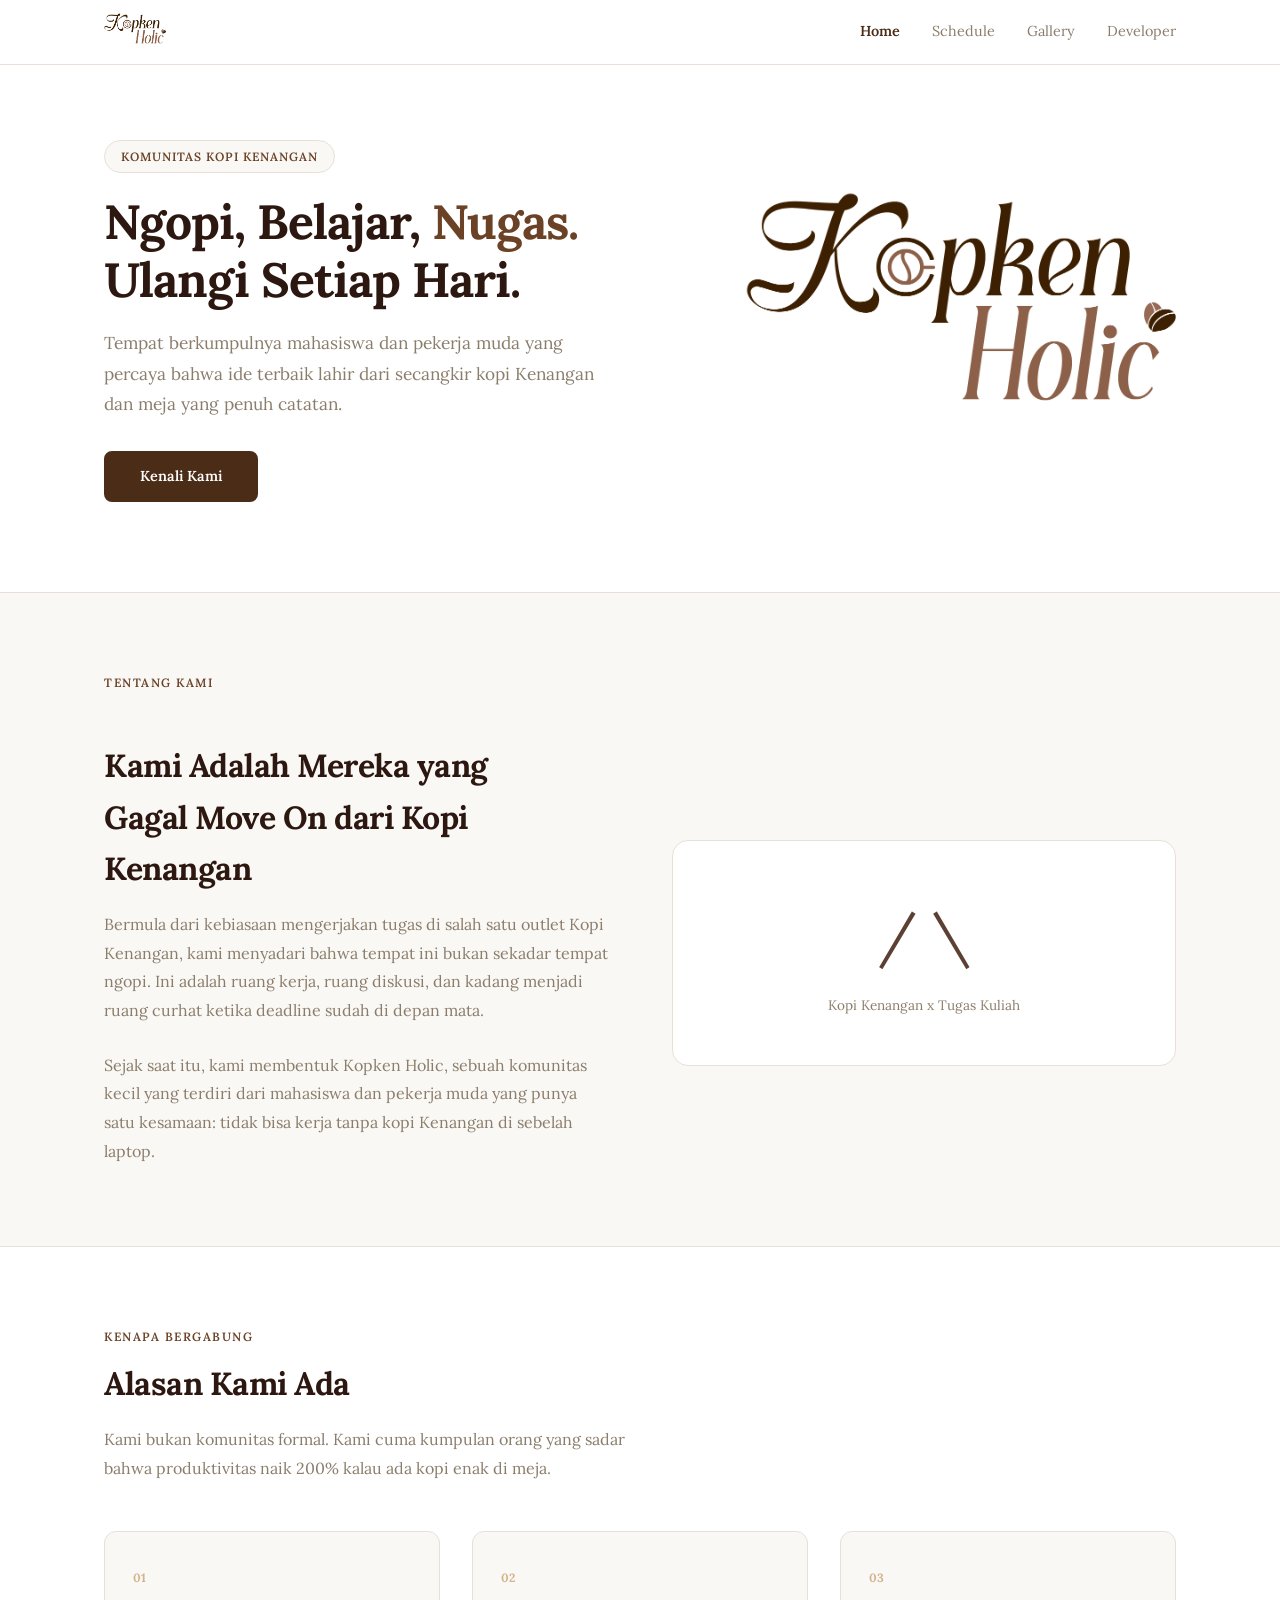
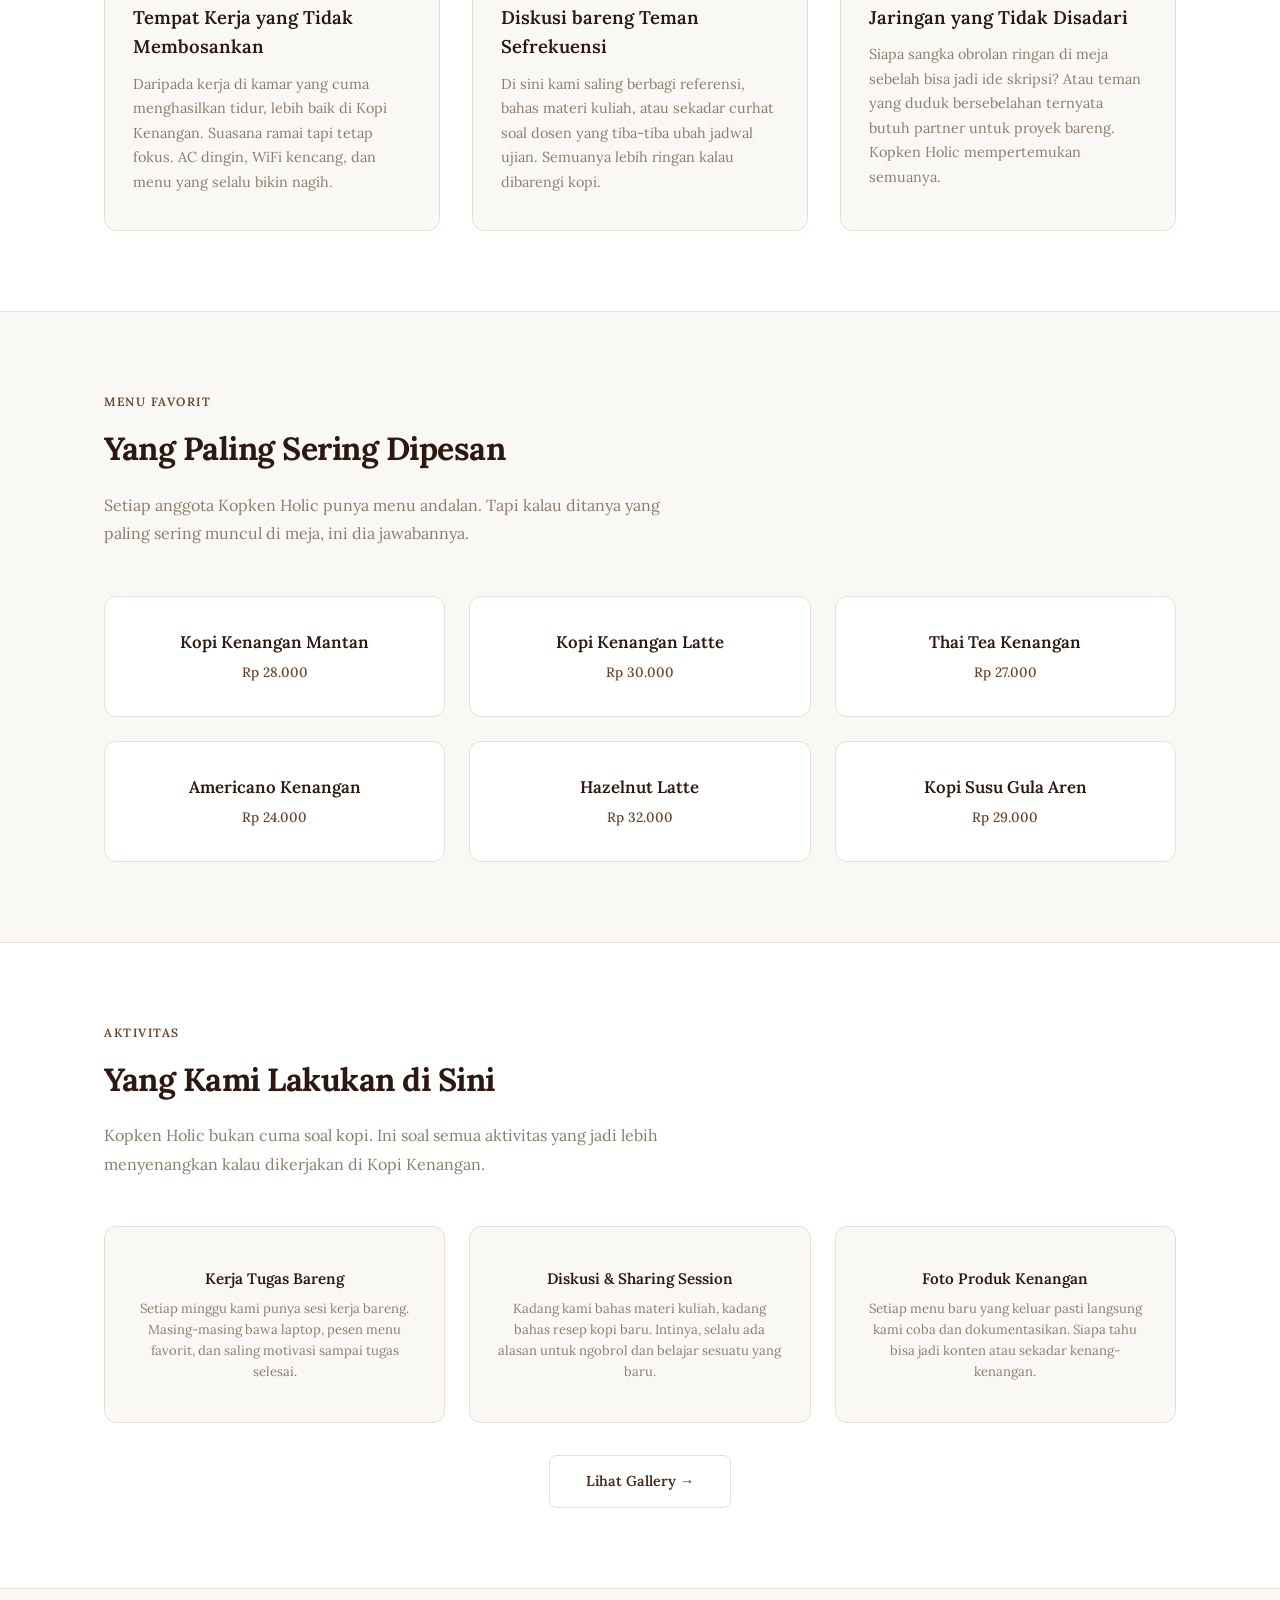
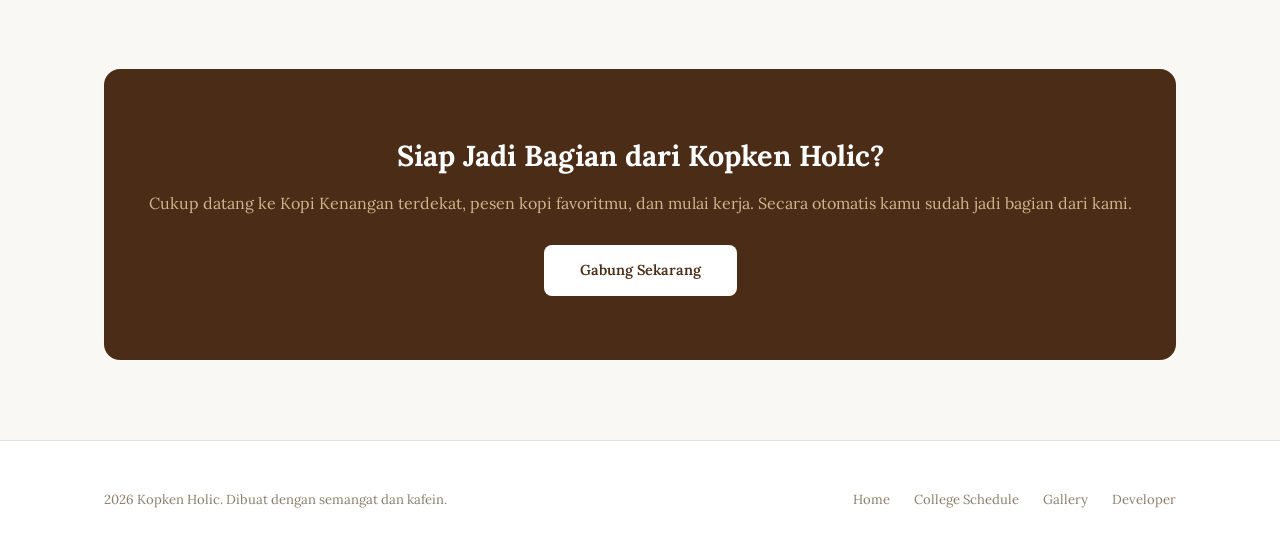
<file: index.html>
<!DOCTYPE html>
<html lang="id">

<head>
  <meta charset="UTF-8">
  <meta name="viewport" content="width=device-width, initial-scale=1.0">
  <title>Kopken Holic - Komunitas Pecandu Kopi Kenangan</title>
  <meta name="description"
    content="Kopken Holic adalah komunitas anak muda yang hobi nongkrong di Kopi Kenangan sambil belajar dan mengerjakan tugas.">
  <link rel="preconnect" href="https://fonts.googleapis.com">
  <link rel="preconnect" href="https://fonts.gstatic.com" crossorigin>
  <link href="https://fonts.googleapis.com/css2?family=Lora:wght@400;500;600;700&display=swap" rel="stylesheet">
  <link rel="stylesheet" href="css/reset.css">
  <link rel="stylesheet" href="css/style.css">
  <link rel="stylesheet" href="css/gallery.css">
</head>

<body>

  <!-- Navbar: Home + Gallery -->
  <nav class="navbar">
    <div class="container">
      <a href="index.html" class="navbar__logo">
        <img src="Logo/LogoKopkenHolic.png" alt="Kopken Holic" height="40">
      </a>
      <div class="navbar__links">
        <a href="index.html" class="is-active">Home</a>
        <a href="pages/jadwal.html">Schedule</a>
        <a href="pages/gallery.html">Gallery</a>
        <a href="pages/developer.html">Developer</a>
      </div>
      <!-- Hamburger Toggle Button -->
      <button class="navbar__hamburger" id="navToggle" aria-label="Buka Menu" aria-expanded="false">
        <span class="hamburger-line"></span>
        <span class="hamburger-line"></span>
        <span class="hamburger-line"></span>
      </button>
    </div>
  </nav>

  <!-- Fullscreen Mobile Menu Overlay -->
  <div class="mobile-menu" id="mobileMenu" aria-hidden="true">
    <div class="mobile-menu__header">
      <a href="index.html" class="mobile-menu__logo">
        <img src="Logo/LogoKopkenHolic.png" alt="Kopken Holic" height="38">
      </a>
      <button class="mobile-menu__close" id="menuCloseBtn" aria-label="Tutup Menu">
        <span>&times;</span>
      </button>
    </div>
    <div class="mobile-menu__body">
      <span class="mobile-menu__eyebrow">Navigasi Komunitas</span>
      <ul class="mobile-menu__links">
        <li class="mobile-menu__item">
          <a href="index.html" class="mobile-menu__link is-active">
            <span class="mobile-menu__link-left">
              <span class="mobile-menu__num">01</span>
              <span>Home</span>
            </span>
            <span class="mobile-menu__arrow">&rarr;</span>
          </a>
        </li>
        <li class="mobile-menu__item">
          <a href="pages/jadwal.html" class="mobile-menu__link">
            <span class="mobile-menu__link-left">
              <span class="mobile-menu__num">02</span>
              <span>Schedule</span>
            </span>
            <span class="mobile-menu__arrow">&rarr;</span>
          </a>
        </li>
        <li class="mobile-menu__item">
          <a href="pages/gallery.html" class="mobile-menu__link">
            <span class="mobile-menu__link-left">
              <span class="mobile-menu__num">03</span>
              <span>Gallery</span>
            </span>
            <span class="mobile-menu__arrow">&rarr;</span>
          </a>
        </li>
        <li class="mobile-menu__item">
          <a href="pages/developer.html" class="mobile-menu__link">
            <span class="mobile-menu__link-left">
              <span class="mobile-menu__num">04</span>
              <span>Developer</span>
            </span>
            <span class="mobile-menu__arrow">&rarr;</span>
          </a>
        </li>
      </ul>
    </div>
    <div class="mobile-menu__footer">
      <p class="mobile-menu__quote">&ldquo;Ngopi, Belajar, Nugas. Ulangi Setiap Hari.&rdquo;</p>
      <span class="mobile-menu__copyright">&copy; 2026 Kopken Holic. All rights reserved.</span>
    </div>
  </div>

  <!-- Hero -->
  <section class="hero">
    <div class="container hero__container">
      <div class="hero__content">
        <div class="hero__badge">Komunitas Kopi Kenangan</div>
        <h1 class="hero__title">Ngopi, Belajar, <em>Nugas.</em><br>Ulangi Setiap Hari.</h1>
        <p class="hero__subtitle">
          Tempat berkumpulnya mahasiswa dan pekerja muda yang percaya bahwa ide terbaik lahir dari secangkir kopi
          Kenangan
          dan meja yang penuh catatan.
        </p>
        <div class="hero__actions">
          <a href="#tentang" class="hero__cta">Kenali Kami</a>
        </div>
      </div>
      <div class="hero__visual">
        <img src="Logo/LogoKopkenHolic.png" alt="Kopken Holic" class="hero__logo">
      </div>
    </div>
  </section>

  <!-- Tentang -->
  <section class="tentang" id="tentang">
    <div class="container">
      <div class="section-label">Tentang Kami</div>
      <div class="tentang__grid">
        <div>
          <h2 class="section-title">Kami Adalah Mereka yang<br>Gagal Move On dari Kopi Kenangan</h2>
          <p class="section-desc">
            Bermula dari kebiasaan mengerjakan tugas di salah satu outlet Kopi Kenangan, kami menyadari bahwa tempat
            ini
            bukan sekadar tempat ngopi. Ini adalah ruang kerja, ruang diskusi, dan kadang menjadi ruang curhat ketika
            deadline sudah di depan mata.
          </p>
          <br>
          <p class="section-desc">
            Sejak saat itu, kami membentuk Kopken Holic, sebuah komunitas kecil yang terdiri dari mahasiswa dan
            pekerja
            muda yang punya satu kesamaan: tidak bisa kerja tanpa kopi Kenangan di sebelah laptop.
          </p>
        </div>
        <div class="tentang__visual">
          <div class="tentang__icon">/ \</div>
          <div class="tentang__visual-text">Kopi Kenangan x Tugas Kuliah</div>
        </div>
      </div>
    </div>
  </section>

  <!-- Alasan Bergabung -->
  <section class="alasan" id="alasan">
    <div class="container">
      <div class="section-label">Kenapa Bergabung</div>
      <h2 class="section-title">Alasan Kami Ada</h2>
      <p class="section-desc">Kami bukan komunitas formal. Kami cuma kumpulan orang yang sadar bahwa produktivitas
        naik
        200% kalau ada kopi enak di meja.</p>
      <div class="alasan__grid">
        <div class="alasan__card">
          <div class="alasan__card-number">01</div>
          <div class="alasan__card-title">Tempat Kerja yang Tidak Membosankan</div>
          <p class="alasan__card-desc">
            Daripada kerja di kamar yang cuma menghasilkan tidur, lebih baik di Kopi Kenangan. Suasana ramai tapi
            tetap
            fokus. AC dingin, WiFi kencang, dan menu yang selalu bikin nagih.
          </p>
        </div>
        <div class="alasan__card">
          <div class="alasan__card-number">02</div>
          <div class="alasan__card-title">Diskusi bareng Teman Sefrekuensi</div>
          <p class="alasan__card-desc">
            Di sini kami saling berbagi referensi, bahas materi kuliah, atau sekadar curhat soal dosen yang tiba-tiba
            ubah jadwal ujian. Semuanya lebih ringan kalau dibarengi kopi.
          </p>
        </div>
        <div class="alasan__card">
          <div class="alasan__card-number">03</div>
          <div class="alasan__card-title">Jaringan yang Tidak Disadari</div>
          <p class="alasan__card-desc">
            Siapa sangka obrolan ringan di meja sebelah bisa jadi ide skripsi? Atau teman yang duduk bersebelahan
            ternyata butuh partner untuk proyek bareng. Kopken Holic mempertemukan semuanya.
          </p>
        </div>
      </div>
    </div>
  </section>

  <!-- Menu Favorit -->
  <section class="menu" id="menu">
    <div class="container">
      <div class="section-label">Menu Favorit</div>
      <h2 class="section-title">Yang Paling Sering Dipesan</h2>
      <p class="section-desc">Setiap anggota Kopken Holic punya menu andalan. Tapi kalau ditanya yang paling sering
        muncul di meja, ini dia jawabannya.</p>
      <div class="menu__grid">
        <div class="menu__card">
          <div class="menu__card-name">Kopi Kenangan Mantan</div>
          <div class="menu__card-price">Rp 28.000</div>
        </div>
        <div class="menu__card">
          <div class="menu__card-name">Kopi Kenangan Latte</div>
          <div class="menu__card-price">Rp 30.000</div>
        </div>
        <div class="menu__card">
          <div class="menu__card-name">Thai Tea Kenangan</div>
          <div class="menu__card-price">Rp 27.000</div>
        </div>
        <div class="menu__card">
          <div class="menu__card-name">Americano Kenangan</div>
          <div class="menu__card-price">Rp 24.000</div>
        </div>
        <div class="menu__card">
          <div class="menu__card-name">Hazelnut Latte</div>
          <div class="menu__card-price">Rp 32.000</div>
        </div>
        <div class="menu__card">
          <div class="menu__card-name">Kopi Susu Gula Aren</div>
          <div class="menu__card-price">Rp 29.000</div>
        </div>
      </div>
    </div>
  </section>

  <!-- Galeri Aktivitas -->
  <section class="galeri" id="galeri">
    <div class="container">
      <div class="section-label">Aktivitas</div>
      <h2 class="section-title">Yang Kami Lakukan di Sini</h2>
      <p class="section-desc">Kopken Holic bukan cuma soal kopi. Ini soal semua aktivitas yang jadi lebih menyenangkan
        kalau dikerjakan di Kopi Kenangan.</p>
      <div class="galeri__grid">
        <div class="galeri__item">
          <div class="galeri__item-title">Kerja Tugas Bareng</div>
          <p class="galeri__item-desc">Setiap minggu kami punya sesi kerja bareng. Masing-masing bawa laptop, pesen
            menu
            favorit, dan saling motivasi sampai tugas selesai.</p>
        </div>
        <div class="galeri__item">
          <div class="galeri__item-title">Diskusi & Sharing Session</div>
          <p class="galeri__item-desc">Kadang kami bahas materi kuliah, kadang bahas resep kopi baru. Intinya, selalu
            ada alasan untuk ngobrol dan belajar sesuatu yang baru.</p>
        </div>
        <div class="galeri__item">
          <div class="galeri__item-title">Foto Produk Kenangan</div>
          <p class="galeri__item-desc">Setiap menu baru yang keluar pasti langsung kami coba dan dokumentasikan. Siapa
            tahu bisa jadi konten atau sekadar kenang-kenangan.</p>
        </div>
      </div>
      <div class="galeri__cta">
        <a href="pages/gallery.html" class="hero__cta galeri__cta-btn">Lihat Gallery →</a>
      </div>
    </div>
  </section>

  <!-- CTA Banner -->
  <section class="cta-banner">
    <div class="container">
      <div class="cta-banner__inner">
        <h2 class="cta-banner__title">Siap Jadi Bagian dari Kopken Holic?</h2>
        <p class="cta-banner__desc">Cukup datang ke Kopi Kenangan terdekat, pesen kopi favoritmu, dan mulai kerja.
          Secara otomatis kamu sudah jadi bagian dari kami.</p>
        <a href="#" class="cta-banner__btn">Gabung Sekarang</a>
      </div>
    </div>
  </section>

  <!-- Footer -->
  <footer class="footer">
    <div class="container">
      <div class="footer__inner">
        <div class="footer__text">2026 Kopken Holic. Dibuat dengan semangat dan kafein.</div>
        <div class="footer__links">
          <a href="index.html">Home</a>
          <a href="pages/jadwal.html">College Schedule</a>
          <a href="pages/gallery.html">Gallery</a>
          <a href="pages/developer.html">Developer</a>
        </div>
      </div>
    </div>
  </footer>

  <script src="js/navbar.js"></script>
</body>

</html>
</file>
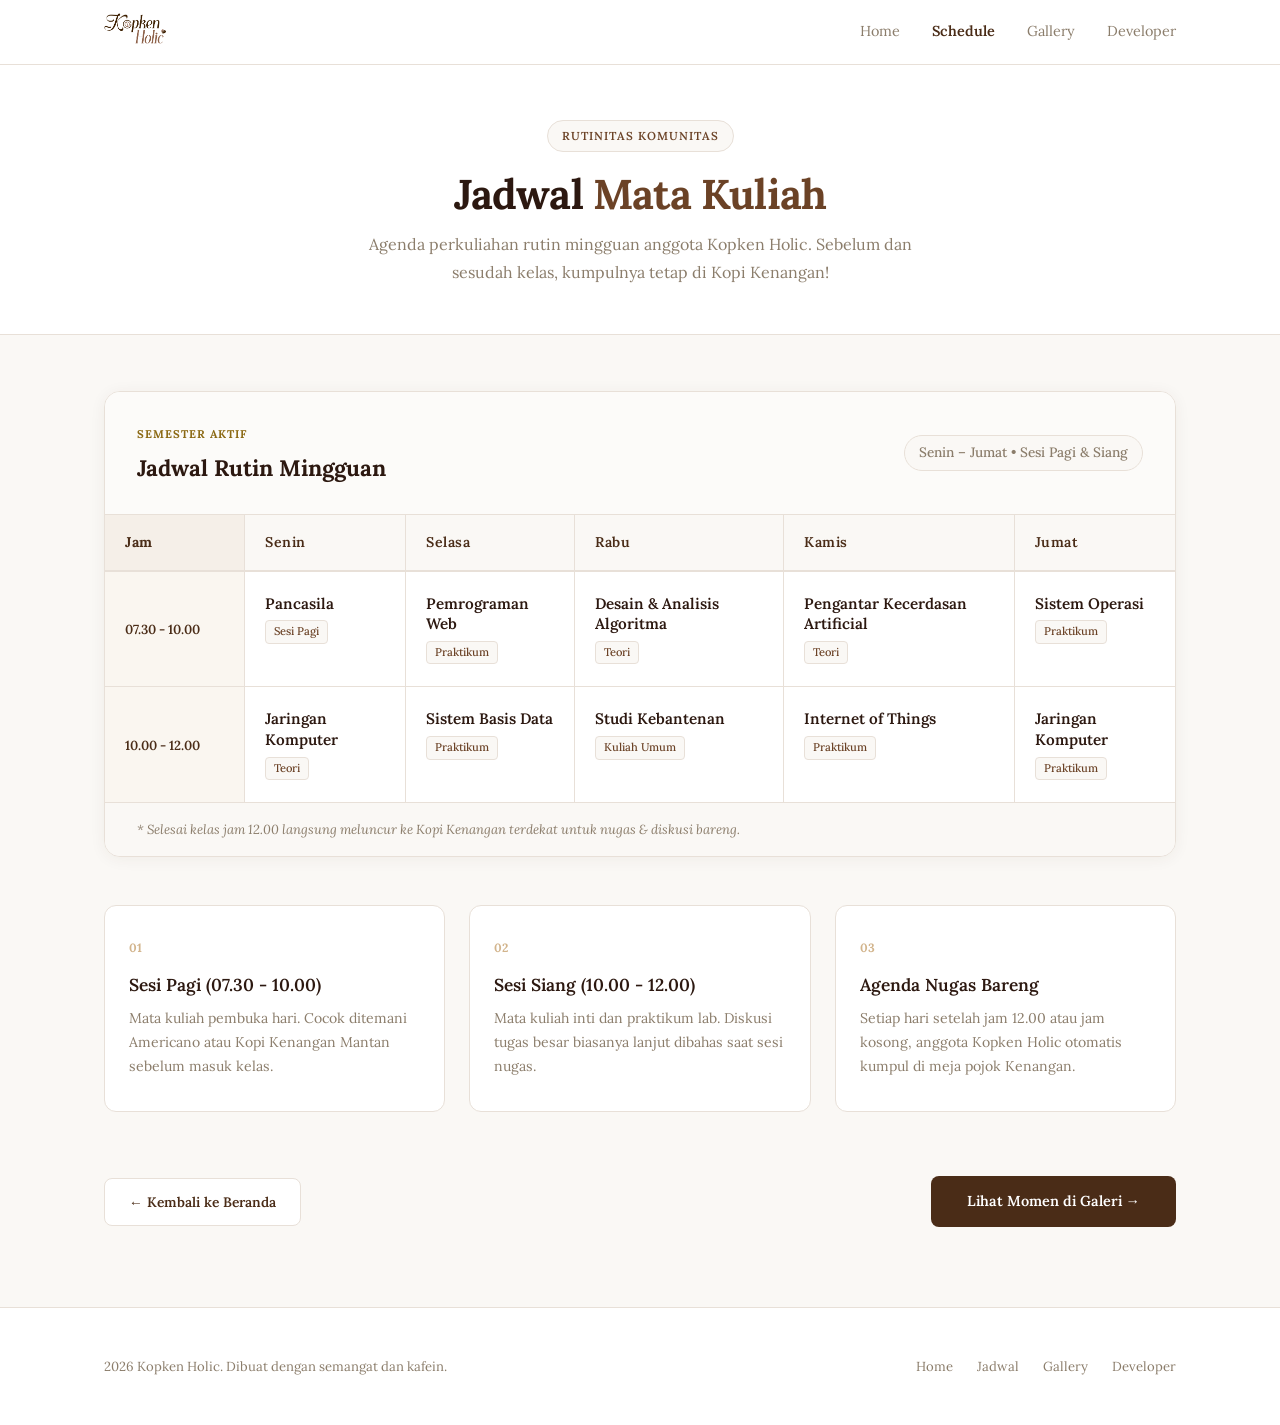
<file: pages/jadwal.html>
<!DOCTYPE html>
<html lang="id">

<head>
  <meta charset="UTF-8">
  <meta name="viewport" content="width=device-width, initial-scale=1.0">
  <title>Jadwal Kuliah — Kopken Holic</title>
  <meta name="description" content="Jadwal Mata Kuliah dan Rutinitas Komunitas Kopken Holic.">
  <link rel="preconnect" href="https://fonts.googleapis.com">
  <link rel="preconnect" href="https://fonts.gstatic.com" crossorigin>
  <link href="https://fonts.googleapis.com/css2?family=Lora:wght@400;500;600;700&display=swap" rel="stylesheet">
  <link rel="stylesheet" href="../css/reset.css">
  <link rel="stylesheet" href="../css/style.css">
  <link rel="stylesheet" href="../css/jadwal.css">
</head>

<body>

  <!-- Navbar: Home + Jadwal + Gallery -->
  <nav class="navbar">
    <div class="container">
      <a href="../index.html" class="navbar__logo">
        <img src="../Logo/LogoKopkenHolic.png" alt="Kopken Holic" height="40">
      </a>
      <div class="navbar__links">
        <a href="../index.html">Home</a>
        <a href="jadwal.html" class="is-active">Schedule</a>
        <a href="gallery.html">Gallery</a>
        <a href="developer.html">Developer</a>
      </div>
      <!-- Hamburger Toggle Button -->
      <button class="navbar__hamburger" id="navToggle" aria-label="Buka Menu" aria-expanded="false">
        <span class="hamburger-line"></span>
        <span class="hamburger-line"></span>
        <span class="hamburger-line"></span>
      </button>
    </div>
  </nav>

  <!-- Fullscreen Mobile Menu Overlay -->
  <div class="mobile-menu" id="mobileMenu" aria-hidden="true">
    <div class="mobile-menu__header">
      <a href="../index.html" class="mobile-menu__logo">
        <img src="../Logo/LogoKopkenHolic.png" alt="Kopken Holic" height="38">
      </a>
      <button class="mobile-menu__close" id="menuCloseBtn" aria-label="Tutup Menu">
        <span>&times;</span>
      </button>
    </div>
    <div class="mobile-menu__body">
      <span class="mobile-menu__eyebrow">Navigasi Komunitas</span>
      <ul class="mobile-menu__links">
        <li class="mobile-menu__item">
          <a href="../index.html" class="mobile-menu__link">
            <span class="mobile-menu__link-left">
              <span class="mobile-menu__num">01</span>
              <span>Home</span>
            </span>
            <span class="mobile-menu__arrow">&rarr;</span>
          </a>
        </li>
        <li class="mobile-menu__item">
          <a href="jadwal.html" class="mobile-menu__link is-active">
            <span class="mobile-menu__link-left">
              <span class="mobile-menu__num">02</span>
              <span>Schedule</span>
            </span>
            <span class="mobile-menu__arrow">&rarr;</span>
          </a>
        </li>
        <li class="mobile-menu__item">
          <a href="gallery.html" class="mobile-menu__link">
            <span class="mobile-menu__link-left">
              <span class="mobile-menu__num">03</span>
              <span>Gallery</span>
            </span>
            <span class="mobile-menu__arrow">&rarr;</span>
          </a>
        </li>
        <li class="mobile-menu__item">
          <a href="developer.html" class="mobile-menu__link">
            <span class="mobile-menu__link-left">
              <span class="mobile-menu__num">04</span>
              <span>Developer</span>
            </span>
            <span class="mobile-menu__arrow">&rarr;</span>
          </a>
        </li>
      </ul>
    </div>
    <div class="mobile-menu__footer">
      <p class="mobile-menu__quote">&ldquo;Ngopi, Belajar, Nugas. Ulangi Setiap Hari.&rdquo;</p>
      <span class="mobile-menu__copyright">&copy; 2026 Kopken Holic. All rights reserved.</span>
    </div>
  </div>

  <!-- Jadwal Hero -->
  <header class="jadwal-hero">
    <div class="container">
      <div class="jadwal-hero__eyebrow">Rutinitas Komunitas</div>
      <h1 class="jadwal-hero__title">Jadwal <em>Mata Kuliah</em></h1>
      <p class="jadwal-hero__subtitle">
        Agenda perkuliahan rutin mingguan anggota Kopken Holic. Sebelum dan sesudah kelas, kumpulnya tetap di Kopi
        Kenangan!
      </p>
    </div>
  </header>

  <!-- Jadwal Content -->
  <main class="jadwal-section">
    <div class="container">

      <!-- Table Card Wrapper -->
      <div class="jadwal-card">
        <div class="jadwal-card__header">
          <div>
            <span class="jadwal-card__tag">Semester Aktif</span>
            <h2 class="jadwal-card__title">Jadwal Rutin Mingguan</h2>
          </div>
          <div class="jadwal-card__note">
            Senin &ndash; Jumat &bull; Sesi Pagi &amp; Siang
          </div>
        </div>

        <div class="jadwal-table-container">
          <table class="jadwal-table">
            <thead>
              <tr>
                <th scope="col" class="th-time">Jam</th>
                <th scope="col">Senin</th>
                <th scope="col">Selasa</th>
                <th scope="col">Rabu</th>
                <th scope="col">Kamis</th>
                <th scope="col">Jumat</th>
              </tr>
            </thead>
            <tbody>
              <tr>
                <th scope="row" class="td-time">
                  <span class="time-badge">07.30 - 10.00</span>
                </th>
                <td>
                  <div class="matkul-cell">
                    <span class="matkul-name">Pancasila</span>
                    <span class="matkul-badge">Sesi Pagi</span>
                  </div>
                </td>
                <td>
                  <div class="matkul-cell">
                    <span class="matkul-name">Pemrograman Web</span>
                    <span class="matkul-badge">Praktikum</span>
                  </div>
                </td>
                <td>
                  <div class="matkul-cell">
                    <span class="matkul-name">Desain &amp; Analisis Algoritma</span>
                    <span class="matkul-badge">Teori</span>
                  </div>
                </td>
                <td>
                  <div class="matkul-cell">
                    <span class="matkul-name">Pengantar Kecerdasan Artificial</span>
                    <span class="matkul-badge">Teori</span>
                  </div>
                </td>
                <td>
                  <div class="matkul-cell">
                    <span class="matkul-name">Sistem Operasi</span>
                    <span class="matkul-badge">Praktikum</span>
                  </div>
                </td>
              </tr>
              <tr>
                <th scope="row" class="td-time">
                  <span class="time-badge">10.00 - 12.00</span>
                </th>
                <td>
                  <div class="matkul-cell">
                    <span class="matkul-name">Jaringan Komputer</span>
                    <span class="matkul-badge">Teori</span>
                  </div>
                </td>
                <td>
                  <div class="matkul-cell">
                    <span class="matkul-name">Sistem Basis Data</span>
                    <span class="matkul-badge">Praktikum</span>
                  </div>
                </td>
                <td>
                  <div class="matkul-cell">
                    <span class="matkul-name">Studi Kebantenan</span>
                    <span class="matkul-badge">Kuliah Umum</span>
                  </div>
                </td>
                <td>
                  <div class="matkul-cell">
                    <span class="matkul-name">Internet of Things</span>
                    <span class="matkul-badge">Praktikum</span>
                  </div>
                </td>
                <td>
                  <div class="matkul-cell">
                    <span class="matkul-name">Jaringan Komputer</span>
                    <span class="matkul-badge">Praktikum</span>
                  </div>
                </td>
              </tr>
            </tbody>
          </table>
        </div>

        <!-- Mobile Vertical Schedule List (Tampil saat Mobile) -->
        <div class="jadwal-mobile-list">
          <!-- Senin -->
          <div class="jadwal-day-card">
            <div class="jadwal-day-card__header">
              <span class="jadwal-day-name">Senin</span>
              <span class="jadwal-day-count">2 Sesi</span>
            </div>
            <div class="jadwal-day-card__body">
              <div class="jadwal-day-item">
                <div class="jadwal-item-time">07.30 - 10.00</div>
                <div class="jadwal-item-content">
                  <div class="matkul-name">Pancasila</div>
                  <span class="matkul-badge">Sesi Pagi</span>
                </div>
              </div>
              <div class="jadwal-day-item">
                <div class="jadwal-item-time">10.00 - 12.00</div>
                <div class="jadwal-item-content">
                  <div class="matkul-name">Jaringan Komputer</div>
                  <span class="matkul-badge">Teori</span>
                </div>
              </div>
            </div>
          </div>

          <!-- Selasa -->
          <div class="jadwal-day-card">
            <div class="jadwal-day-card__header">
              <span class="jadwal-day-name">Selasa</span>
              <span class="jadwal-day-count">2 Sesi</span>
            </div>
            <div class="jadwal-day-card__body">
              <div class="jadwal-day-item">
                <div class="jadwal-item-time">07.30 - 10.00</div>
                <div class="jadwal-item-content">
                  <div class="matkul-name">Pemrograman Web</div>
                  <span class="matkul-badge">Praktikum</span>
                </div>
              </div>
              <div class="jadwal-day-item">
                <div class="jadwal-item-time">10.00 - 12.00</div>
                <div class="jadwal-item-content">
                  <div class="matkul-name">Sistem Basis Data</div>
                  <span class="matkul-badge">Praktikum</span>
                </div>
              </div>
            </div>
          </div>

          <!-- Rabu -->
          <div class="jadwal-day-card">
            <div class="jadwal-day-card__header">
              <span class="jadwal-day-name">Rabu</span>
              <span class="jadwal-day-count">2 Sesi</span>
            </div>
            <div class="jadwal-day-card__body">
              <div class="jadwal-day-item">
                <div class="jadwal-item-time">07.30 - 10.00</div>
                <div class="jadwal-item-content">
                  <div class="matkul-name">Desain &amp; Analisis Algoritma</div>
                  <span class="matkul-badge">Teori</span>
                </div>
              </div>
              <div class="jadwal-day-item">
                <div class="jadwal-item-time">10.00 - 12.00</div>
                <div class="jadwal-item-content">
                  <div class="matkul-name">Studi Kebantenan</div>
                  <span class="matkul-badge">Kuliah Umum</span>
                </div>
              </div>
            </div>
          </div>

          <!-- Kamis -->
          <div class="jadwal-day-card">
            <div class="jadwal-day-card__header">
              <span class="jadwal-day-name">Kamis</span>
              <span class="jadwal-day-count">2 Sesi</span>
            </div>
            <div class="jadwal-day-card__body">
              <div class="jadwal-day-item">
                <div class="jadwal-item-time">07.30 - 10.00</div>
                <div class="jadwal-item-content">
                  <div class="matkul-name">Pengantar Kecerdasan Artificial</div>
                  <span class="matkul-badge">Teori</span>
                </div>
              </div>
              <div class="jadwal-day-item">
                <div class="jadwal-item-time">10.00 - 12.00</div>
                <div class="jadwal-item-content">
                  <div class="matkul-name">Internet of Things</div>
                  <span class="matkul-badge">Praktikum</span>
                </div>
              </div>
            </div>
          </div>

          <!-- Jumat -->
          <div class="jadwal-day-card">
            <div class="jadwal-day-card__header">
              <span class="jadwal-day-name">Jumat</span>
              <span class="jadwal-day-count">2 Sesi</span>
            </div>
            <div class="jadwal-day-card__body">
              <div class="jadwal-day-item">
                <div class="jadwal-item-time">07.30 - 10.00</div>
                <div class="jadwal-item-content">
                  <div class="matkul-name">Sistem Operasi</div>
                  <span class="matkul-badge">Praktikum</span>
                </div>
              </div>
              <div class="jadwal-day-item">
                <div class="jadwal-item-time">10.00 - 12.00</div>
                <div class="jadwal-item-content">
                  <div class="matkul-name">Jaringan Komputer</div>
                  <span class="matkul-badge">Praktikum</span>
                </div>
              </div>
            </div>
          </div>
        </div>

        <div class="jadwal-card__footer">
          <p>* Selesai kelas jam 12.00 langsung meluncur ke Kopi Kenangan terdekat untuk nugas &amp; diskusi bareng.</p>
        </div>
      </div>

      <!-- Quick Info Cards -->
      <div class="jadwal-info-grid">
        <div class="jadwal-info-card">
          <div class="jadwal-info-num">01</div>
          <div class="jadwal-info-title">Sesi Pagi (07.30 - 10.00)</div>
          <p class="jadwal-info-desc">Mata kuliah pembuka hari. Cocok ditemani Americano atau Kopi Kenangan Mantan
            sebelum masuk kelas.</p>
        </div>
        <div class="jadwal-info-card">
          <div class="jadwal-info-num">02</div>
          <div class="jadwal-info-title">Sesi Siang (10.00 - 12.00)</div>
          <p class="jadwal-info-desc">Mata kuliah inti dan praktikum lab. Diskusi tugas besar biasanya lanjut dibahas
            saat sesi nugas.</p>
        </div>
        <div class="jadwal-info-card">
          <div class="jadwal-info-num">03</div>
          <div class="jadwal-info-title">Agenda Nugas Bareng</div>
          <p class="jadwal-info-desc">Setiap hari setelah jam 12.00 atau jam kosong, anggota Kopken Holic otomatis
            kumpul di meja pojok Kenangan.</p>
        </div>
      </div>

      <!-- Action Navigation -->
      <div class="jadwal-actions">
        <a href="../index.html" class="jadwal-back-btn">&larr; Kembali ke Beranda</a>
        <a href="gallery.html" class="hero__cta">Lihat Momen di Galeri &rarr;</a>
      </div>

    </div>
  </main>

  <!-- Footer -->
  <footer class="footer">
    <div class="container">
      <div class="footer__inner">
        <div class="footer__text">2026 Kopken Holic. Dibuat dengan semangat dan kafein.</div>
        <div class="footer__links">
          <a href="../index.html">Home</a>
          <a href="jadwal.html">Jadwal</a>
          <a href="gallery.html">Gallery</a>
          <a href="developer.html">Developer</a>
        </div>
      </div>
    </div>
  </footer>

  <script src="../js/navbar.js"></script>
</body>

</html>
</file>
<file: css/style.css>
:root {
  --brown-dark: #4A2C17;
  --brown-medium: #6B4226;
  --brown-light: #D2B48C;
  --brown-accent: #8B6914;
  --cream: #FAF8F5;
  --white: #FFFFFF;
  --text-dark: #2C1810;
  --text-body: #5C4033;
  --text-muted: #8B7D6B;
  --border: #E8E0D8;
  --shadow: 0 2px 16px rgba(74, 44, 23, 0.06);
}

body {
  font-family: "Lora", Georgia, "Times New Roman", serif;
  background-color: var(--cream);
  color: var(--text-body);
}

/* ===== NAVBAR ===== */
.navbar {
  position: fixed;
  top: 0;
  left: 0;
  width: 100%;
  background-color: var(--white);
  border-bottom: 1px solid var(--border);
  z-index: 100;
}

.navbar .container {
  display: flex;
  align-items: center;
  justify-content: space-between;
  height: 64px;
}

.navbar__logo img {
  height: 40px;
  width: auto;
  display: block;
}

.navbar__links {
  display: flex;
  gap: 32px;
}

.navbar__links a {
  font-size: 0.9rem;
  color: var(--text-muted);
  transition: color 0.2s;
}

.navbar__links a:hover,
.navbar__links a.is-active {
  color: var(--brown-dark);
  font-weight: 600;
}

/* ===== HAMBURGER BUTTON ===== */
.navbar__hamburger {
  display: none;
  flex-direction: column;
  justify-content: center;
  align-items: center;
  gap: 5px;
  width: 42px;
  height: 42px;
  background-color: var(--cream);
  border: 1px solid var(--border);
  border-radius: 10px;
  cursor: pointer;
  padding: 0;
  transition: all 0.25s ease;
  z-index: 1002;
}

.navbar__hamburger:hover {
  background-color: #f2e9de;
  border-color: var(--brown-light);
}

.hamburger-line {
  display: block;
  width: 20px;
  height: 2px;
  background-color: var(--brown-dark);
  border-radius: 2px;
  transition: transform 0.3s cubic-bezier(0.16, 1, 0.3, 1), opacity 0.2s ease;
}

.navbar__hamburger.is-active .hamburger-line:nth-child(1) {
  transform: translateY(7px) rotate(45deg);
}

.navbar__hamburger.is-active .hamburger-line:nth-child(2) {
  opacity: 0;
}

.navbar__hamburger.is-active .hamburger-line:nth-child(3) {
  transform: translateY(-7px) rotate(-45deg);
}

/* ===== FULLSCREEN MOBILE MENU ===== */
body.nav-open {
  overflow: hidden !important;
  touch-action: none;
}

.mobile-menu {
  position: fixed;
  top: 0;
  left: 0;
  width: 100%;
  height: 100vh;
  height: 100dvh;
  background: radial-gradient(circle at 85% 15%, #FFFFFF 0%, #FAF6F0 50%, #F4ECE0 100%);
  z-index: 1000;
  display: flex;
  flex-direction: column;
  justify-content: space-between;
  padding: 20px 24px 32px;
  opacity: 0;
  visibility: hidden;
  pointer-events: none;
  transform: scale(0.98) translateY(-8px);
  transition: opacity 0.35s cubic-bezier(0.16, 1, 0.3, 1), 
              transform 0.35s cubic-bezier(0.16, 1, 0.3, 1), 
              visibility 0.35s ease;
  overflow-y: auto;
  box-sizing: border-box;
}

.mobile-menu.is-active {
  opacity: 1;
  visibility: visible;
  pointer-events: auto;
  transform: scale(1) translateY(0);
}

.mobile-menu__header {
  display: flex;
  justify-content: space-between;
  align-items: center;
  padding-bottom: 18px;
  border-bottom: 1px solid var(--border);
}

.mobile-menu__logo img {
  height: 38px;
  width: auto;
  display: block;
}

.mobile-menu__close {
  width: 40px;
  height: 40px;
  border-radius: 50%;
  border: 1px solid var(--border);
  background: var(--white);
  color: var(--brown-dark);
  font-size: 1.5rem;
  display: flex;
  align-items: center;
  justify-content: center;
  cursor: pointer;
  line-height: 1;
  transition: all 0.25s ease;
  box-shadow: 0 2px 8px rgba(74, 44, 23, 0.05);
}

.mobile-menu__close:hover {
  background: var(--cream);
  transform: rotate(90deg);
}

.mobile-menu__body {
  padding: 30px 0;
  display: flex;
  flex-direction: column;
  justify-content: center;
}

.mobile-menu__eyebrow {
  display: inline-block;
  font-size: 0.72rem;
  font-weight: 700;
  letter-spacing: 2px;
  text-transform: uppercase;
  color: var(--brown-accent);
  margin-bottom: 20px;
}

.mobile-menu__links {
  list-style: none;
  padding: 0;
  margin: 0;
  display: flex;
  flex-direction: column;
  gap: 12px;
}

.mobile-menu__item {
  transform: translateY(20px);
  opacity: 0;
  transition: transform 0.4s cubic-bezier(0.16, 1, 0.3, 1), opacity 0.4s ease;
}

.mobile-menu.is-active .mobile-menu__item {
  transform: translateY(0);
  opacity: 1;
}

.mobile-menu.is-active .mobile-menu__item:nth-child(1) { transition-delay: 0.06s; }
.mobile-menu.is-active .mobile-menu__item:nth-child(2) { transition-delay: 0.12s; }
.mobile-menu.is-active .mobile-menu__item:nth-child(3) { transition-delay: 0.18s; }
.mobile-menu.is-active .mobile-menu__item:nth-child(4) { transition-delay: 0.24s; }

.mobile-menu__link {
  display: flex;
  align-items: center;
  justify-content: space-between;
  padding: 15px 20px;
  border-radius: 14px;
  font-size: 1.25rem;
  font-weight: 600;
  color: var(--text-dark);
  text-decoration: none;
  background-color: rgba(255, 255, 255, 0.75);
  border: 1px solid rgba(232, 224, 216, 0.85);
  box-shadow: 0 2px 10px rgba(74, 44, 23, 0.03);
  transition: all 0.25s ease;
}

.mobile-menu__link-left {
  display: flex;
  align-items: center;
  gap: 16px;
}

.mobile-menu__num {
  font-size: 0.75rem;
  font-weight: 700;
  color: var(--brown-accent);
  letter-spacing: 0.5px;
}

.mobile-menu__arrow {
  font-size: 1.1rem;
  color: var(--brown-light);
  transition: transform 0.25s ease, color 0.25s ease;
}

.mobile-menu__link:hover,
.mobile-menu__link.is-active {
  background-color: var(--white);
  color: var(--brown-dark);
  border-color: var(--brown-light);
  transform: translateX(4px);
  box-shadow: 0 4px 18px rgba(74, 44, 23, 0.09);
}

.mobile-menu__link.is-active {
  border-left: 5px solid var(--brown-medium);
  font-weight: 700;
}

.mobile-menu__link:hover .mobile-menu__arrow,
.mobile-menu__link.is-active .mobile-menu__arrow {
  color: var(--brown-medium);
  transform: translateX(4px);
}

.mobile-menu__footer {
  padding-top: 20px;
  border-top: 1px solid var(--border);
  display: flex;
  flex-direction: column;
  gap: 8px;
}

.mobile-menu__quote {
  font-size: 0.85rem;
  color: var(--brown-medium);
  font-style: italic;
  line-height: 1.45;
}

.mobile-menu__copyright {
  font-size: 0.75rem;
  color: var(--text-muted);
}

/* ===== CONTAINER ===== */
.container {
  max-width: 1120px;
  margin: 0 auto;
  padding: 0 24px;
}

/* ===== HERO ===== */
.hero {
  padding: 140px 0 90px;
  background-color: var(--white);
  border-bottom: 1px solid var(--border);
}

.hero__container {
  display: grid;
  grid-template-columns: 1.15fr 0.85fr;
  align-items: center;
  gap: 56px;
}

.hero__content {
  text-align: left;
}

.hero__badge {
  display: inline-block;
  padding: 6px 16px;
  font-size: 0.75rem;
  font-weight: 600;
  color: var(--brown-medium);
  background-color: var(--cream);
  border: 1px solid var(--border);
  border-radius: 100px;
  margin-bottom: 20px;
  text-transform: uppercase;
  letter-spacing: 1px;
}

.hero__title {
  font-size: 3rem;
  font-weight: 700;
  color: var(--text-dark);
  line-height: 1.2;
  margin-bottom: 20px;
  letter-spacing: -1px;
}

.hero__title em {
  font-style: normal;
  color: var(--brown-medium);
}

.hero__subtitle {
  font-size: 1.08rem;
  color: var(--text-muted);
  max-width: 520px;
  margin: 0 0 32px 0;
  line-height: 1.75;
}

.hero__actions {
  display: flex;
  align-items: center;
  gap: 16px;
}

.hero__cta {
  display: inline-block;
  padding: 14px 36px;
  font-size: 0.9rem;
  font-weight: 600;
  color: var(--white);
  background-color: var(--brown-dark);
  border-radius: 8px;
  transition: background-color 0.2s;
}

.hero__cta:hover {
  background-color: var(--brown-medium);
}

.hero__visual {
  display: flex;
  align-items: center;
  justify-content: center;
}

.hero__logo {
  width: 100%;
  max-width: 440px;
  height: auto;
  object-fit: contain;
}

/* ===== TENTANG ===== */
.tentang {
  padding: 80px 0;
}

.section-label {
  font-size: 0.75rem;
  font-weight: 600;
  color: var(--brown-medium);
  text-transform: uppercase;
  letter-spacing: 1.5px;
  margin-bottom: 12px;
}

.section-title {
  font-size: 2rem;
  font-weight: 700;
  color: var(--text-dark);
  margin-bottom: 16px;
  letter-spacing: -0.5px;
}

.section-desc {
  font-size: 1rem;
  color: var(--text-muted);
  max-width: 560px;
  line-height: 1.8;
}

.tentang__grid {
  display: grid;
  grid-template-columns: 1fr 1fr;
  gap: 64px;
  align-items: center;
  margin-top: 48px;
}

.tentang__visual {
  background-color: var(--white);
  border: 1px solid var(--border);
  border-radius: 16px;
  padding: 48px;
  text-align: center;
}

.tentang__icon {
  font-size: 3.5rem;
  margin-bottom: 16px;
}

.tentang__visual-text {
  font-size: 0.85rem;
  color: var(--text-muted);
}

/* ===== ALASAN ===== */
.alasan {
  padding: 80px 0;
  background-color: var(--white);
  border-top: 1px solid var(--border);
  border-bottom: 1px solid var(--border);
}

.alasan__grid {
  display: grid;
  grid-template-columns: repeat(3, 1fr);
  gap: 32px;
  margin-top: 48px;
}

.alasan__card {
  background-color: var(--cream);
  border: 1px solid var(--border);
  border-radius: 12px;
  padding: 36px 28px;
}

.alasan__card-number {
  font-size: 0.75rem;
  font-weight: 700;
  color: var(--brown-light);
  margin-bottom: 16px;
}

.alasan__card-title {
  font-size: 1.15rem;
  font-weight: 600;
  color: var(--text-dark);
  margin-bottom: 10px;
}

.alasan__card-desc {
  font-size: 0.9rem;
  color: var(--text-muted);
  line-height: 1.7;
}

/* ===== MENU FAVORIT ===== */
.menu {
  padding: 80px 0;
}

.menu__grid {
  display: grid;
  grid-template-columns: repeat(3, 1fr);
  gap: 24px;
  margin-top: 48px;
}

.menu__card {
  background-color: var(--white);
  border: 1px solid var(--border);
  border-radius: 12px;
  padding: 32px 24px;
  text-align: center;
}

.menu__card-emoji {
  font-size: 2.5rem;
  margin-bottom: 16px;
}

.menu__card-name {
  font-size: 1.05rem;
  font-weight: 600;
  color: var(--text-dark);
  margin-bottom: 6px;
}

.menu__card-price {
  font-size: 0.85rem;
  color: var(--brown-medium);
  font-weight: 500;
}

/* ===== GALERI ===== */
.galeri {
  padding: 80px 0;
  background-color: var(--white);
  border-top: 1px solid var(--border);
  border-bottom: 1px solid var(--border);
}

.galeri__grid {
  display: grid;
  grid-template-columns: repeat(3, 1fr);
  gap: 24px;
  margin-top: 48px;
}

.galeri__item {
  background-color: var(--cream);
  border: 1px solid var(--border);
  border-radius: 12px;
  padding: 40px 24px;
  text-align: center;
}

.galeri__item-icon {
  font-size: 2.5rem;
  margin-bottom: 14px;
}

.galeri__item-title {
  font-size: 0.95rem;
  font-weight: 600;
  color: var(--text-dark);
  margin-bottom: 6px;
}

.galeri__item-desc {
  font-size: 0.82rem;
  color: var(--text-muted);
}

.galeri__cta {
  text-align: center;
  margin-top: 32px;
}

.galeri__cta-btn {
  background-color: var(--white);
  color: var(--brown-dark);
  border: 1px solid var(--border);
}

/* ===== CTA BANNER ===== */
.cta-banner {
  padding: 80px 0;
  text-align: center;
}

.cta-banner__inner {
  background-color: var(--brown-dark);
  border-radius: 16px;
  padding: 64px 40px;
}

.cta-banner__title {
  font-size: 1.8rem;
  font-weight: 700;
  color: var(--white);
  margin-bottom: 12px;
}

.cta-banner__desc {
  font-size: 1rem;
  color: var(--brown-light);
  margin-bottom: 28px;
}

.cta-banner__btn {
  display: inline-block;
  padding: 14px 36px;
  font-size: 0.9rem;
  font-weight: 600;
  color: var(--brown-dark);
  background-color: var(--white);
  border-radius: 8px;
  transition: background-color 0.2s;
}

.cta-banner__btn:hover {
  background-color: var(--cream);
}

/* ===== FOOTER ===== */
.footer {
  padding: 48px 0;
  border-top: 1px solid var(--border);
  background-color: var(--white);
}

.footer__inner {
  display: flex;
  justify-content: space-between;
  align-items: center;
}

.footer__text {
  font-size: 0.82rem;
  color: var(--text-muted);
}

.footer__links {
  display: flex;
  gap: 24px;
}

.footer__links a {
  font-size: 0.82rem;
  color: var(--text-muted);
}

.footer__links a:hover {
  color: var(--brown-dark);
}

/* ===== RESPONSIVE ===== */
@media (max-width: 992px) {
  .hero__container {
    gap: 36px;
  }

  .hero__title {
    font-size: 2.5rem;
  }

  .hero__logo {
    max-width: 350px;
  }
}

@media (max-width: 768px) {
  .navbar__links {
    display: none !important;
  }

  .navbar__hamburger {
    display: flex !important;
  }

  .hero {
    padding: 100px 0 60px;
  }

  .hero__container {
    grid-template-columns: 1fr;
    gap: 36px;
    text-align: center;
  }

  .hero__content {
    text-align: center;
  }

  .hero__title {
    font-size: 2.1rem;
  }

  .hero__subtitle {
    margin: 0 auto 28px;
  }

  .hero__actions {
    justify-content: center;
  }

  .hero__logo {
    max-width: 260px;
  }

  .header__nav {
    gap: 20px;
  }

  .tentang__grid {
    grid-template-columns: 1fr;
    gap: 40px;
  }

  .alasan__grid,
  .menu__grid,
  .galeri__grid {
    grid-template-columns: 1fr;
  }

  .footer__inner {
    flex-direction: column;
    gap: 16px;
    text-align: center;
  }

  .cta-banner__inner {
    padding: 48px 24px;
  }
}
</file>
<file: css/gallery.css>
/* ===== GALLERY PAGE — polosan, harmonis dengan style.css ===== */

.gallery-hero {
  padding: 120px 0 48px;
  text-align: center;
  background-color: var(--white);
  border-bottom: 1px solid var(--border);
}

.gallery-hero__eyebrow {
  display: inline-block;
  padding: 6px 14px;
  font-size: 0.72rem;
  font-weight: 600;
  color: var(--brown-medium);
  background-color: var(--cream);
  border: 1px solid var(--border);
  border-radius: 100px;
  text-transform: uppercase;
  letter-spacing: 1px;
  margin-bottom: 18px;
}

.gallery-hero__title {
  font-size: 2.6rem;
  font-weight: 700;
  color: var(--text-dark);
  letter-spacing: -0.8px;
  line-height: 1.15;
  margin-bottom: 12px;
}

.gallery-hero__title em {
  font-style: normal;
  color: var(--brown-medium);
}

.gallery-hero__subtitle {
  font-size: 1rem;
  color: var(--text-muted);
  max-width: 560px;
  margin: 0 auto;
  line-height: 1.75;
}

/* Section */
.gallery-section {
  padding: 48px 0 80px;
}

/* Grid — hanya gambar */
.doc-grid {
  display: grid;
  grid-template-columns: repeat(3, 1fr);
  gap: 20px;
}

.doc-card {
  background: var(--white);
  border: 1px solid var(--border);
  border-radius: 14px;
  overflow: hidden;
  cursor: pointer;
  transition: box-shadow 0.22s, transform 0.22s, border-color 0.22s;
}

.doc-card:hover {
  transform: translateY(-3px);
  box-shadow: var(--shadow);
  border-color: #DDD2C5;
}

.doc-card__thumb {
  aspect-ratio: 4 / 3;
  background: var(--cream);
  overflow: hidden;
}

.doc-card__thumb img {
  width: 100%;
  height: 100%;
  object-fit: cover;
  display: block;
  transition: transform 0.35s;
}

.doc-card:hover .doc-card__thumb img {
  transform: scale(1.04);
}

/* Lightbox polosan */
.lightbox {
  position: fixed;
  inset: 0;
  background: rgba(44, 24, 16, 0.82);
  backdrop-filter: blur(4px);
  display: none;
  align-items: center;
  justify-content: center;
  padding: 32px 20px;
  z-index: 200;
}

.lightbox.is-open {
  display: flex;
}

.lightbox img {
  max-width: min(900px, 92vw);
  max-height: 88vh;
  width: auto;
  height: auto;
  border-radius: 12px;
  box-shadow: 0 16px 48px rgba(0,0,0,0.35);
}

.lightbox__close {
  position: absolute;
  top: 20px;
  right: 20px;
  appearance: none;
  border: 1px solid rgba(255,255,255,0.25);
  background: rgba(255,255,255,0.12);
  color: var(--white);
  backdrop-filter: blur(6px);
  border-radius: 100px;
  width: 40px;
  height: 40px;
  display: grid;
  place-items: center;
  font-size: 1rem;
  cursor: pointer;
  transition: background 0.2s;
}

.lightbox__close:hover {
  background: rgba(255,255,255,0.22);
}

/* Back button */
.gallery-back {
  display: inline-block;
  font-size: 0.86rem;
  font-weight: 600;
  color: var(--brown-dark);
  border: 1px solid var(--border);
  background: var(--white);
  padding: 10px 22px;
  border-radius: 100px;
  transition: background-color 0.2s;
}

.gallery-back:hover {
  background-color: var(--cream);
}

/* Responsive */
@media (max-width: 900px) {
  .doc-grid {
    grid-template-columns: repeat(2, 1fr);
  }
}

@media (max-width: 600px) {
  .gallery-hero__title {
    font-size: 1.9rem;
  }
  .doc-grid {
    grid-template-columns: 1fr;
  }
  .gallery-section {
    padding: 32px 0 64px;
  }
}
</file>
<file: css/jadwal.css>
/* ===== JADWAL PAGE — Harmonis dengan style.css ===== */

.jadwal-hero {
  padding: 120px 0 48px;
  text-align: center;
  background-color: var(--white);
  border-bottom: 1px solid var(--border);
}

.jadwal-hero__eyebrow {
  display: inline-block;
  padding: 6px 14px;
  font-size: 0.72rem;
  font-weight: 600;
  color: var(--brown-medium);
  background-color: var(--cream);
  border: 1px solid var(--border);
  border-radius: 100px;
  text-transform: uppercase;
  letter-spacing: 1px;
  margin-bottom: 18px;
}

.jadwal-hero__title {
  font-size: 2.6rem;
  font-weight: 700;
  color: var(--text-dark);
  letter-spacing: -0.8px;
  line-height: 1.15;
  margin-bottom: 12px;
}

.jadwal-hero__title em {
  font-style: normal;
  color: var(--brown-medium);
}

.jadwal-hero__subtitle {
  font-size: 1rem;
  color: var(--text-muted);
  max-width: 580px;
  margin: 0 auto;
  line-height: 1.75;
}

/* Section */
.jadwal-section {
  padding: 56px 0 80px;
}

/* Main Card Wrapper */
.jadwal-card {
  background-color: var(--white);
  border: 1px solid var(--border);
  border-radius: 16px;
  box-shadow: var(--shadow);
  overflow: hidden;
  margin-bottom: 48px;
}

.jadwal-card__header {
  padding: 28px 32px;
  border-bottom: 1px solid var(--border);
  display: flex;
  justify-content: space-between;
  align-items: center;
  flex-wrap: wrap;
  gap: 16px;
  background-color: #FCFBF9;
}

.jadwal-card__tag {
  display: inline-block;
  font-size: 0.7rem;
  font-weight: 700;
  color: var(--brown-accent);
  text-transform: uppercase;
  letter-spacing: 1px;
  margin-bottom: 6px;
}

.jadwal-card__title {
  font-size: 1.4rem;
  font-weight: 700;
  color: var(--text-dark);
}

.jadwal-card__note {
  font-size: 0.85rem;
  font-weight: 500;
  color: var(--text-muted);
  background-color: var(--cream);
  padding: 6px 14px;
  border-radius: 100px;
  border: 1px solid var(--border);
}

/* Table Responsive Container */
.jadwal-table-container {
  width: 100%;
  overflow-x: auto;
  -webkit-overflow-scrolling: touch;
}

.jadwal-table {
  width: 100%;
  border-collapse: separate;
  border-spacing: 0;
  min-width: 780px;
  text-align: left;
}

.jadwal-table thead th {
  background-color: var(--cream);
  color: var(--brown-dark);
  font-weight: 600;
  font-size: 0.88rem;
  padding: 16px 20px;
  border-bottom: 2px solid var(--border);
  border-right: 1px solid var(--border);
  letter-spacing: 0.5px;
}

.jadwal-table thead th:last-child {
  border-right: none;
}

.jadwal-table thead th.th-time {
  width: 140px;
  background-color: #F5EFE8;
  color: var(--brown-dark);
  font-weight: 700;
}

.jadwal-table tbody tr {
  transition: background-color 0.2s ease;
}

.jadwal-table tbody tr:hover {
  background-color: #FDFBF8;
}

.jadwal-table tbody th.td-time {
  padding: 24px 20px;
  background-color: #FAF6F0;
  border-bottom: 1px solid var(--border);
  border-right: 1px solid var(--border);
  vertical-align: middle;
}

.time-badge {
  display: inline-block;
  font-size: 0.82rem;
  font-weight: 600;
  color: var(--brown-dark);
  white-space: nowrap;
}

.jadwal-table tbody td {
  padding: 22px 20px;
  border-bottom: 1px solid var(--border);
  border-right: 1px solid var(--border);
  vertical-align: top;
  transition: background-color 0.2s ease;
}

.jadwal-table tbody td:last-child {
  border-right: none;
}

.jadwal-table tbody tr:last-child th,
.jadwal-table tbody tr:last-child td {
  border-bottom: none;
}

.jadwal-table tbody td:hover {
  background-color: #F7EFE6;
}

/* Matkul Cell Inner */
.matkul-cell {
  display: flex;
  flex-direction: column;
  gap: 6px;
}

.matkul-name {
  font-size: 0.95rem;
  font-weight: 600;
  color: var(--text-dark);
  line-height: 1.35;
}

.matkul-badge {
  display: inline-block;
  align-self: flex-start;
  font-size: 0.7rem;
  font-weight: 500;
  padding: 2px 8px;
  border-radius: 4px;
  background-color: var(--cream);
  color: var(--brown-medium);
  border: 1px solid var(--border);
}

.jadwal-card__footer {
  padding: 16px 32px;
  background-color: var(--cream);
  border-top: 1px solid var(--border);
  font-size: 0.82rem;
  color: var(--text-muted);
  font-style: italic;
}

/* Info Grid */
.jadwal-info-grid {
  display: grid;
  grid-template-columns: repeat(3, 1fr);
  gap: 24px;
  margin-bottom: 48px;
}

.jadwal-info-card {
  background-color: var(--white);
  border: 1px solid var(--border);
  border-radius: 12px;
  padding: 32px 24px;
  transition: transform 0.2s, box-shadow 0.2s;
}

.jadwal-info-card:hover {
  transform: translateY(-2px);
  box-shadow: var(--shadow);
}

.jadwal-info-num {
  font-size: 0.75rem;
  font-weight: 700;
  color: var(--brown-light);
  margin-bottom: 14px;
}

.jadwal-info-title {
  font-size: 1.08rem;
  font-weight: 600;
  color: var(--text-dark);
  margin-bottom: 8px;
}

.jadwal-info-desc {
  font-size: 0.88rem;
  color: var(--text-muted);
  line-height: 1.7;
}

/* Actions Row */
.jadwal-actions {
  display: flex;
  justify-content: space-between;
  align-items: center;
  flex-wrap: wrap;
  gap: 16px;
  padding-top: 16px;
}

.jadwal-back-btn {
  display: inline-block;
  font-size: 0.86rem;
  font-weight: 600;
  color: var(--brown-dark);
  background-color: var(--white);
  border: 1px solid var(--border);
  padding: 12px 24px;
  border-radius: 8px;
  transition: background-color 0.2s;
}

.jadwal-back-btn:hover {
  background-color: var(--cream);
}

/* ===== JADWAL MOBILE VERTICAL LIST ===== */
.jadwal-mobile-list {
  display: none;
}

/* Responsive */
@media (max-width: 992px) {
  .jadwal-info-grid {
    grid-template-columns: 1fr;
    gap: 20px;
  }
}

@media (max-width: 768px) {
  .jadwal-hero {
    padding: 100px 0 36px;
  }

  .jadwal-hero__title {
    font-size: 2.1rem;
  }

  .jadwal-card__header {
    padding: 20px;
    flex-direction: column;
    align-items: flex-start;
  }

  /* Sembunyikan tabel horizontal pada mobile, ganti dengan list memanjang ke bawah */
  .jadwal-table-container {
    display: none;
  }

  .jadwal-mobile-list {
    display: flex;
    flex-direction: column;
    gap: 16px;
    padding: 18px;
    background-color: #FAF8F5;
  }

  .jadwal-day-card {
    background-color: var(--white);
    border: 1px solid var(--border);
    border-radius: 14px;
    overflow: hidden;
    box-shadow: 0 2px 10px rgba(74, 44, 23, 0.04);
  }

  .jadwal-day-card__header {
    background: linear-gradient(135deg, #F8F3ED 0%, #EFE7DC 100%);
    padding: 12px 18px;
    display: flex;
    justify-content: space-between;
    align-items: center;
    border-bottom: 1px solid var(--border);
    border-left: 5px solid var(--brown-medium);
  }

  .jadwal-day-name {
    font-size: 1.05rem;
    font-weight: 700;
    color: var(--brown-dark);
    letter-spacing: -0.2px;
  }

  .jadwal-day-count {
    font-size: 0.72rem;
    font-weight: 600;
    color: var(--brown-accent);
    background-color: var(--white);
    padding: 3px 10px;
    border-radius: 100px;
    border: 1px solid rgba(139, 105, 20, 0.2);
  }

  .jadwal-day-card__body {
    padding: 14px 18px;
    display: flex;
    flex-direction: column;
    gap: 14px;
  }

  .jadwal-day-item {
    display: flex;
    flex-direction: column;
    gap: 8px;
    padding-bottom: 14px;
    border-bottom: 1px dashed var(--border);
  }

  .jadwal-day-item:last-child {
    padding-bottom: 0;
    border-bottom: none;
  }

  .jadwal-item-time {
    display: inline-flex;
    align-items: center;
    gap: 6px;
    font-size: 0.76rem;
    font-weight: 700;
    color: var(--brown-medium);
    background-color: #FAF4EC;
    padding: 4px 10px;
    border-radius: 6px;
    align-self: flex-start;
    border: 1px solid rgba(210, 180, 140, 0.35);
  }

  .jadwal-item-content {
    display: flex;
    justify-content: space-between;
    align-items: flex-start;
    gap: 12px;
  }

  .jadwal-item-content .matkul-name {
    font-size: 0.95rem;
    font-weight: 600;
    color: var(--text-dark);
    line-height: 1.35;
  }

  .jadwal-item-content .matkul-badge {
    flex-shrink: 0;
  }

  .jadwal-actions {
    flex-direction: column;
    align-items: stretch;
    text-align: center;
  }

  .jadwal-actions a {
    text-align: center;
  }
}
</file>
